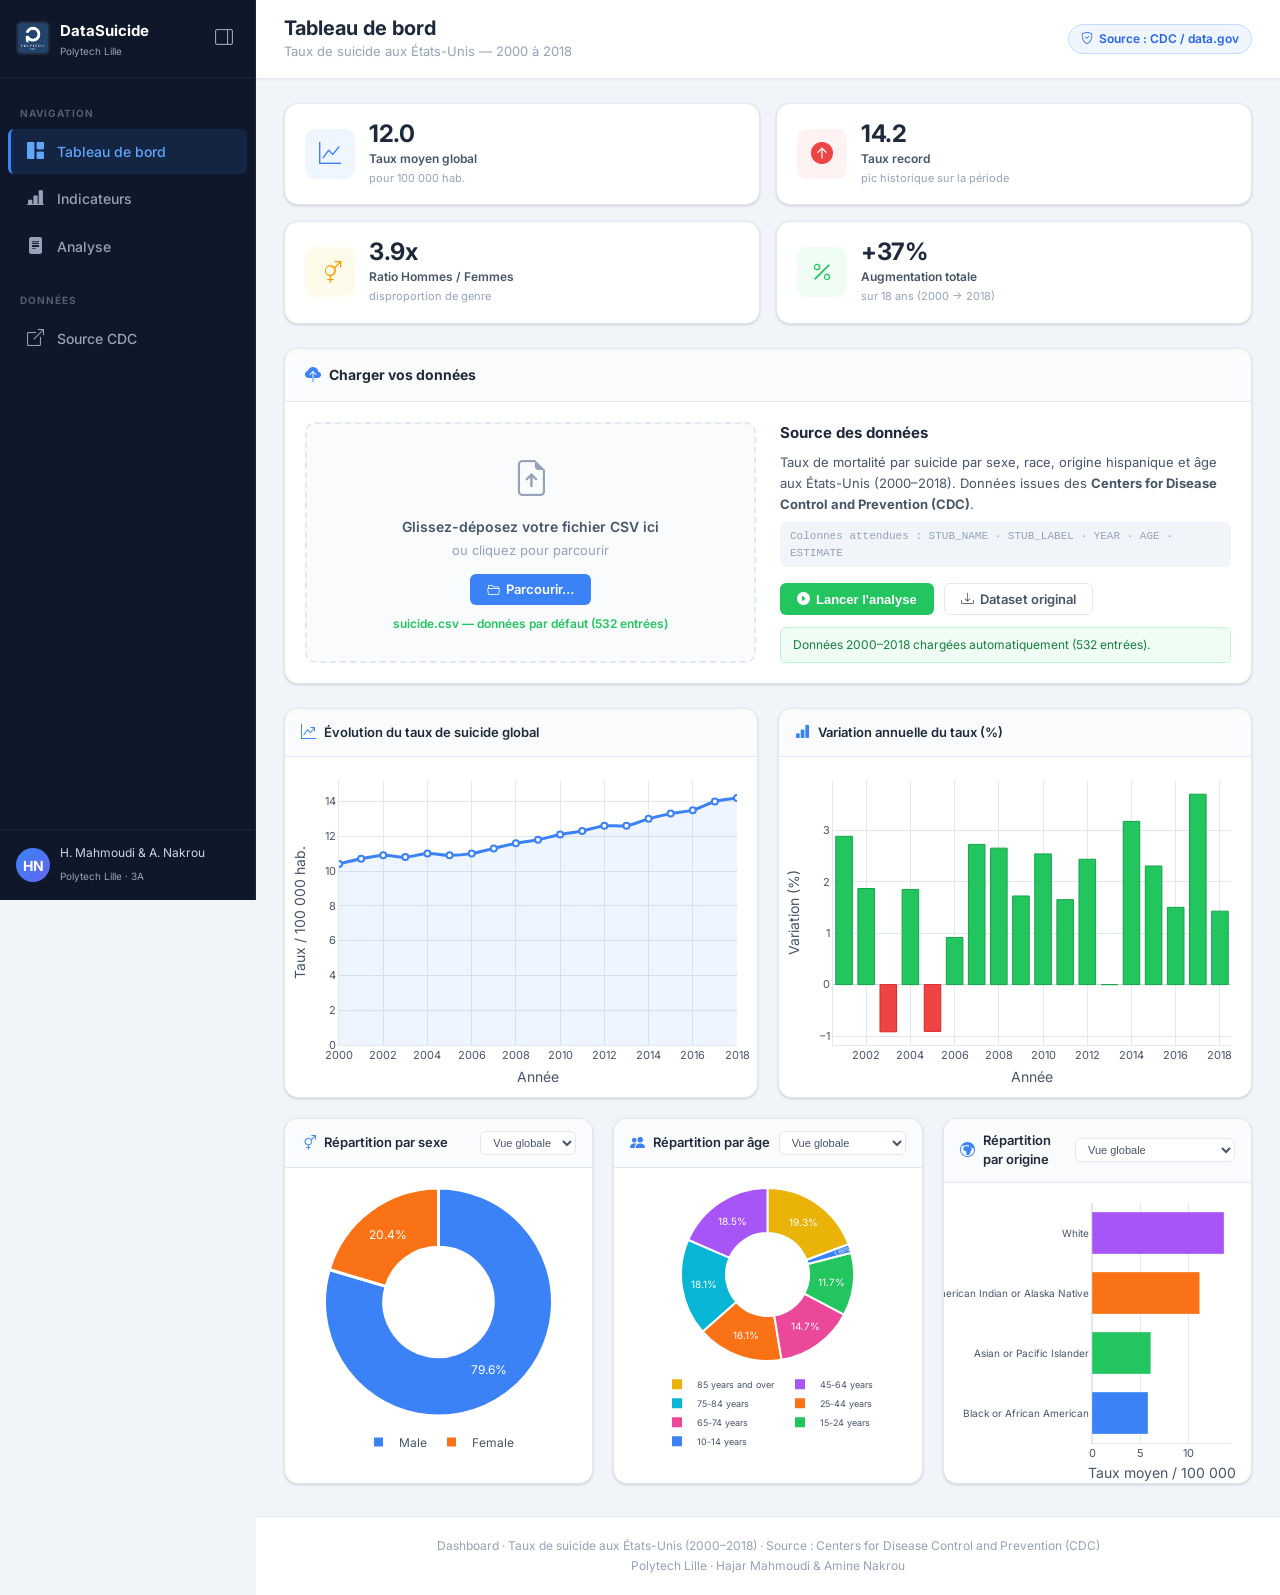
<file: index.html>
<!doctype html>
<html lang="fr">
<head>
  <meta charset="utf-8">
  <title>Dashboard — Suicide USA 2000–2018</title>
  <meta name="viewport" content="width=device-width, initial-scale=1">
  <meta name="description" content="Tableau de bord interactif sur les taux de suicide aux États-Unis (2000-2018).">

  <link rel="stylesheet" href="https://cdn.jsdelivr.net/npm/bootstrap-icons@1.11.3/font/bootstrap-icons.min.css">
  <link rel="stylesheet" href="css/dashboard.css">
</head>
<body>
<div class="app-layout">

  <!-- ===== SIDEBAR ===== -->
  <aside class="sidebar" id="sidebar">
    <div class="sidebar-header">
      <div class="sidebar-logo">
        <img src="img/logo_ecole.png" alt="Polytech Lille">
        <div>
          <span class="logo-text">DataSuicide</span>
          <span class="logo-sub">Polytech Lille</span>
        </div>
      </div>
      <button class="sidebar-toggle" id="sidebarToggle" title="Réduire la barre">
        <i class="bi bi-layout-sidebar-reverse"></i>
      </button>
    </div>

    <nav class="sidebar-nav">
      <div class="nav-section-label">Navigation</div>
      <ul>
        <li class="active">
          <a href="index.html" title="Tableau de bord">
            <i class="bi bi-grid-1x2-fill"></i>
            <span>Tableau de bord</span>
          </a>
        </li>
        <li>
          <a href="indicateurs.html" title="Indicateurs">
            <i class="bi bi-bar-chart-line-fill"></i>
            <span>Indicateurs</span>
          </a>
        </li>
        <li>
          <a href="analyse.html" title="Analyse">
            <i class="bi bi-file-text-fill"></i>
            <span>Analyse</span>
          </a>
        </li>
      </ul>

      <div class="nav-section-label" style="margin-top:8px;">Données</div>
      <ul>
        <li>
          <a href="https://catalog.data.gov/dataset/death-rates-for-suicide-by-sex-race-hispanic-origin-and-age-united-states-020c1" target="_blank" title="Source CDC">
            <i class="bi bi-box-arrow-up-right"></i>
            <span>Source CDC</span>
          </a>
        </li>
      </ul>
    </nav>

    <div class="sidebar-footer">
      <div class="team-card">
        <div class="team-avatar">HN</div>
        <div class="team-names">
          <span>H. Mahmoudi &amp; A. Nakrou</span>
          <small>Polytech Lille · 3A</small>
        </div>
      </div>
    </div>
  </aside>

  <!-- ===== MAIN CONTENT ===== -->
  <main class="main-content">

    <!-- Top Header -->
    <header class="top-header">
      <div class="header-left">
        <h1>Tableau de bord</h1>
        <p class="header-sub">Taux de suicide aux États-Unis — 2000 à 2018</p>
      </div>
      <div class="header-right">
        <span class="badge-source">
          <i class="bi bi-shield-check"></i>
          Source&nbsp;: CDC / data.gov
        </span>
      </div>
    </header>

    <!-- Page Body -->
    <div class="page-body">

      <!-- KPI Cards -->
      <div class="kpi-grid">
        <div class="kpi-card kpi-blue">
          <div class="kpi-icon"><i class="bi bi-graph-up"></i></div>
          <div>
            <div class="kpi-value" id="kpi-avg">—</div>
            <div class="kpi-label">Taux moyen global</div>
            <div class="kpi-sub">pour 100 000 hab.</div>
          </div>
        </div>
        <div class="kpi-card kpi-red">
          <div class="kpi-icon"><i class="bi bi-arrow-up-circle-fill"></i></div>
          <div>
            <div class="kpi-value" id="kpi-peak">—</div>
            <div class="kpi-label">Taux record</div>
            <div class="kpi-sub">pic historique sur la période</div>
          </div>
        </div>
        <div class="kpi-card kpi-orange">
          <div class="kpi-icon"><i class="bi bi-gender-ambiguous"></i></div>
          <div>
            <div class="kpi-value" id="kpi-ratio">—</div>
            <div class="kpi-label">Ratio Hommes / Femmes</div>
            <div class="kpi-sub">disproportion de genre</div>
          </div>
        </div>
        <div class="kpi-card kpi-green">
          <div class="kpi-icon"><i class="bi bi-percent"></i></div>
          <div>
            <div class="kpi-value" id="kpi-increase">—</div>
            <div class="kpi-label">Augmentation totale</div>
            <div class="kpi-sub">sur 18 ans (2000 → 2018)</div>
          </div>
        </div>
      </div>

      <!-- Upload Section -->
      <div class="card">
        <div class="card-header">
          <h2><i class="bi bi-cloud-upload-fill"></i> Charger vos données</h2>
        </div>
        <div class="card-body">
          <div class="upload-grid">
            <div class="drop-zone" id="dropZone">
              <i class="bi bi-file-earmark-arrow-up drop-icon"></i>
              <p class="drop-text">Glissez-déposez votre fichier CSV ici</p>
              <p class="drop-sub">ou cliquez pour parcourir</p>
              <label class="btn btn-primary" for="csv" style="cursor:pointer;">
                <i class="bi bi-folder2-open"></i> Parcourir…
              </label>
              <input id="csv" type="file" accept=".csv" style="display:none;">
              <div class="file-info" id="fileInfo">Aucun fichier sélectionné</div>
            </div>

            <div class="data-source-info">
              <h3>Source des données</h3>
              <p>
                Taux de mortalité par suicide par sexe, race, origine hispanique et âge aux États-Unis (2000–2018).
                Données issues des <strong>Centers for Disease Control and Prevention (CDC)</strong>.
              </p>
              <div class="format-hint">
                Colonnes attendues : STUB_NAME · STUB_LABEL · YEAR · AGE · ESTIMATE
              </div>
              <div class="action-row">
                <button id="load_btn" class="btn btn-success" disabled>
                  <i class="bi bi-play-circle-fill"></i> Lancer l'analyse
                </button>
                <a href="https://catalog.data.gov/dataset/death-rates-for-suicide-by-sex-race-hispanic-origin-and-age-united-states-020c1"
                   target="_blank" class="btn btn-outline">
                  <i class="bi bi-download"></i> Dataset original
                </a>
              </div>
              <div id="uploadStatus" class="upload-status"></div>
            </div>
          </div>
        </div>
      </div>

      <!-- Charts -->
      <div class="charts-section">

        <!-- Row 1 : Trend + Variation -->
        <div class="charts-row">
          <div class="chart-card">
            <div class="chart-header">
              <div class="chart-title">
                <i class="bi bi-graph-up-arrow"></i>
                <h3>Évolution du taux de suicide global</h3>
              </div>
            </div>
            <div id="myplot_taux" class="plot-div-tall"></div>
          </div>

          <div class="chart-card">
            <div class="chart-header">
              <div class="chart-title">
                <i class="bi bi-bar-chart-fill"></i>
                <h3>Variation annuelle du taux (%)</h3>
              </div>
            </div>
            <div id="myplot_évolution" class="plot-div-tall"></div>
          </div>
        </div>

        <!-- Row 2 : Demographic charts -->
        <div class="charts-row charts-row-3">

          <div class="chart-card">
            <div class="chart-header">
              <div class="chart-title">
                <i class="bi bi-gender-ambiguous"></i>
                <h3>Répartition par sexe</h3>
              </div>
              <select id="select_sexe" class="chart-select">
                <option value="">Vue globale</option>
              </select>
            </div>
            <div id="myplot_sexe" class="plot-div"></div>
          </div>

          <div class="chart-card">
            <div class="chart-header">
              <div class="chart-title">
                <i class="bi bi-people-fill"></i>
                <h3>Répartition par âge</h3>
              </div>
              <select id="select_age" class="chart-select">
                <option value="">Vue globale</option>
              </select>
            </div>
            <div id="myplot_age" class="plot-div"></div>
          </div>

          <div class="chart-card">
            <div class="chart-header">
              <div class="chart-title">
                <i class="bi bi-globe-europe-africa"></i>
                <h3>Répartition par origine</h3>
              </div>
              <select id="select_origin" class="chart-select">
                <option value="">Vue globale</option>
              </select>
            </div>
            <div id="myplot_origin" class="plot-div"></div>
          </div>

        </div>
      </div>

    </div><!-- /page-body -->

    <footer class="main-footer">
      <p>Dashboard · Taux de suicide aux États-Unis (2000–2018) · Source : Centers for Disease Control and Prevention (CDC)</p>
      <p>Polytech Lille · Hajar Mahmoudi &amp; Amine Nakrou</p>
    </footer>

  </main>
</div><!-- /app-layout -->

<script src="js/plotly-2.18.0.min.js"></script>
<script src="js/suicide.js"></script>
<script src="js/readfile.js"></script>
<script>
  // Sidebar toggle
  document.getElementById('sidebarToggle').addEventListener('click', function () {
    document.getElementById('sidebar').classList.toggle('collapsed');
  });
</script>
</body>
</html>
</file>
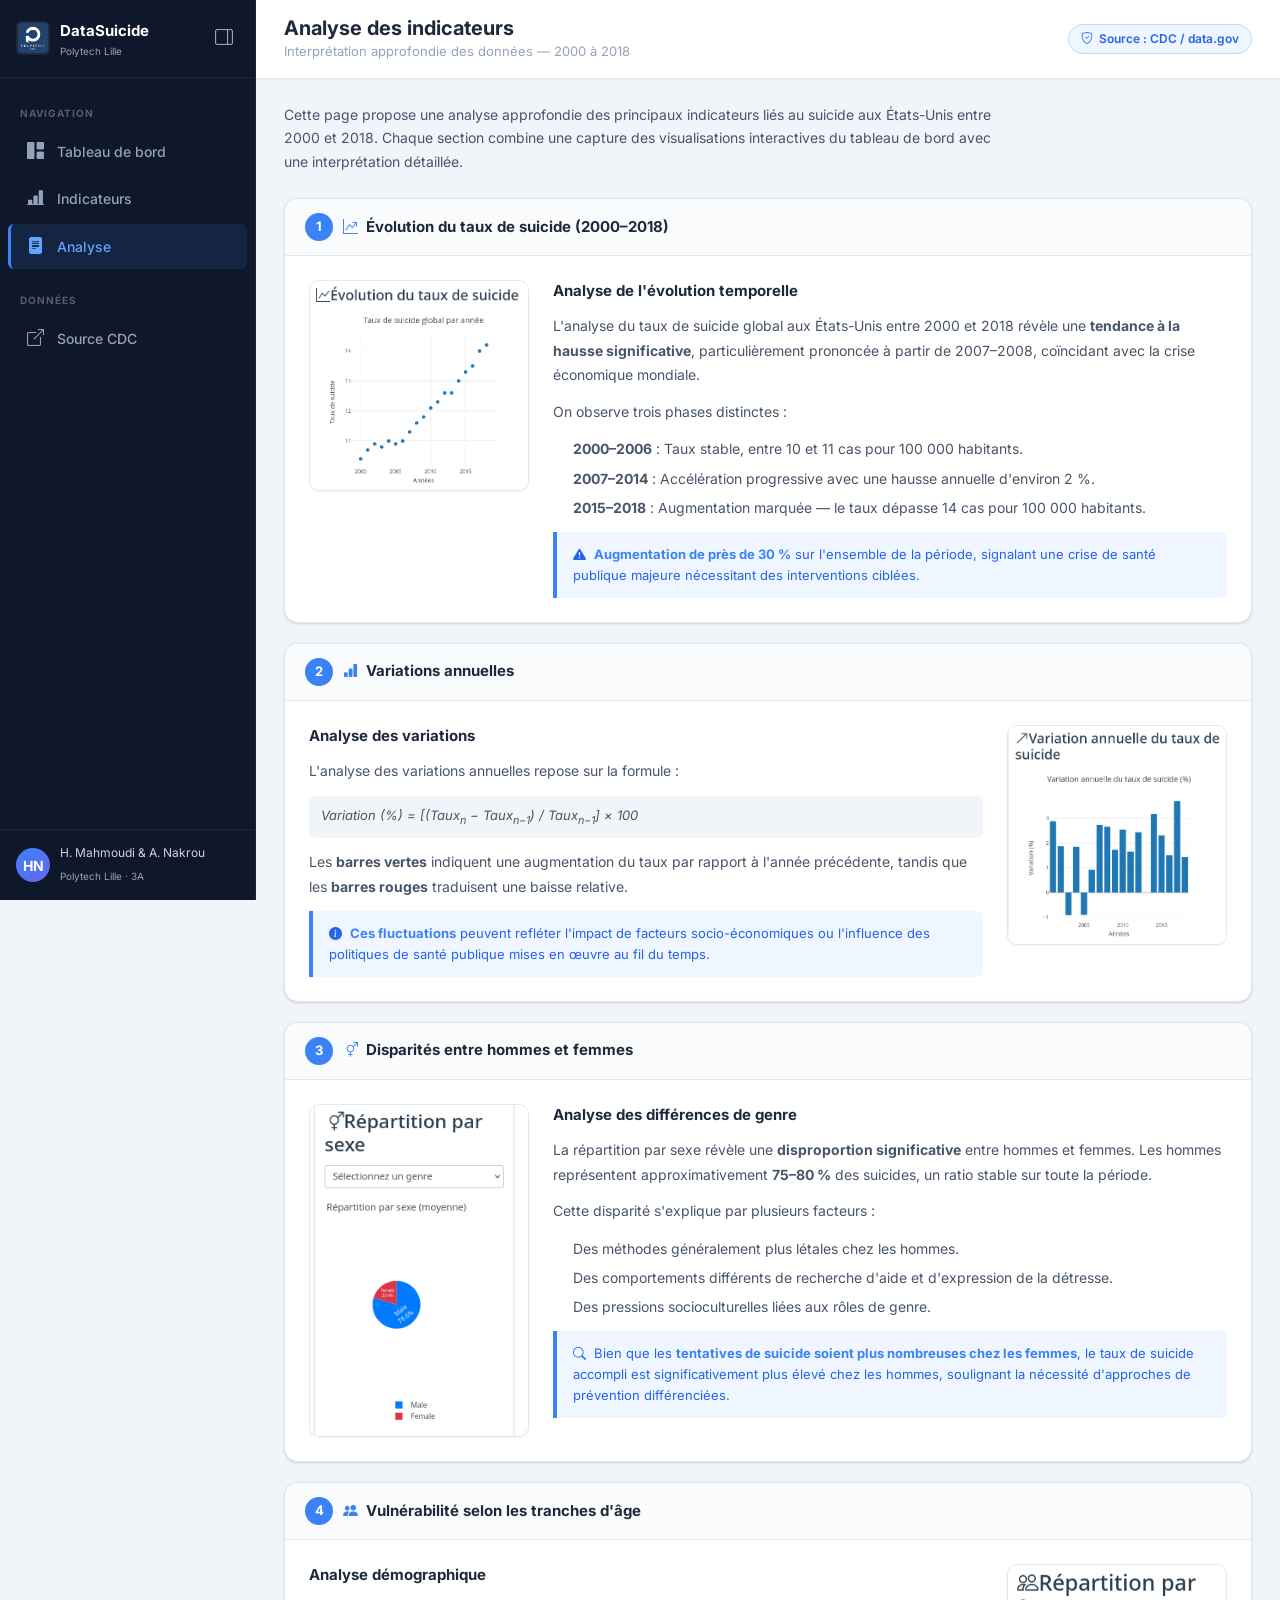
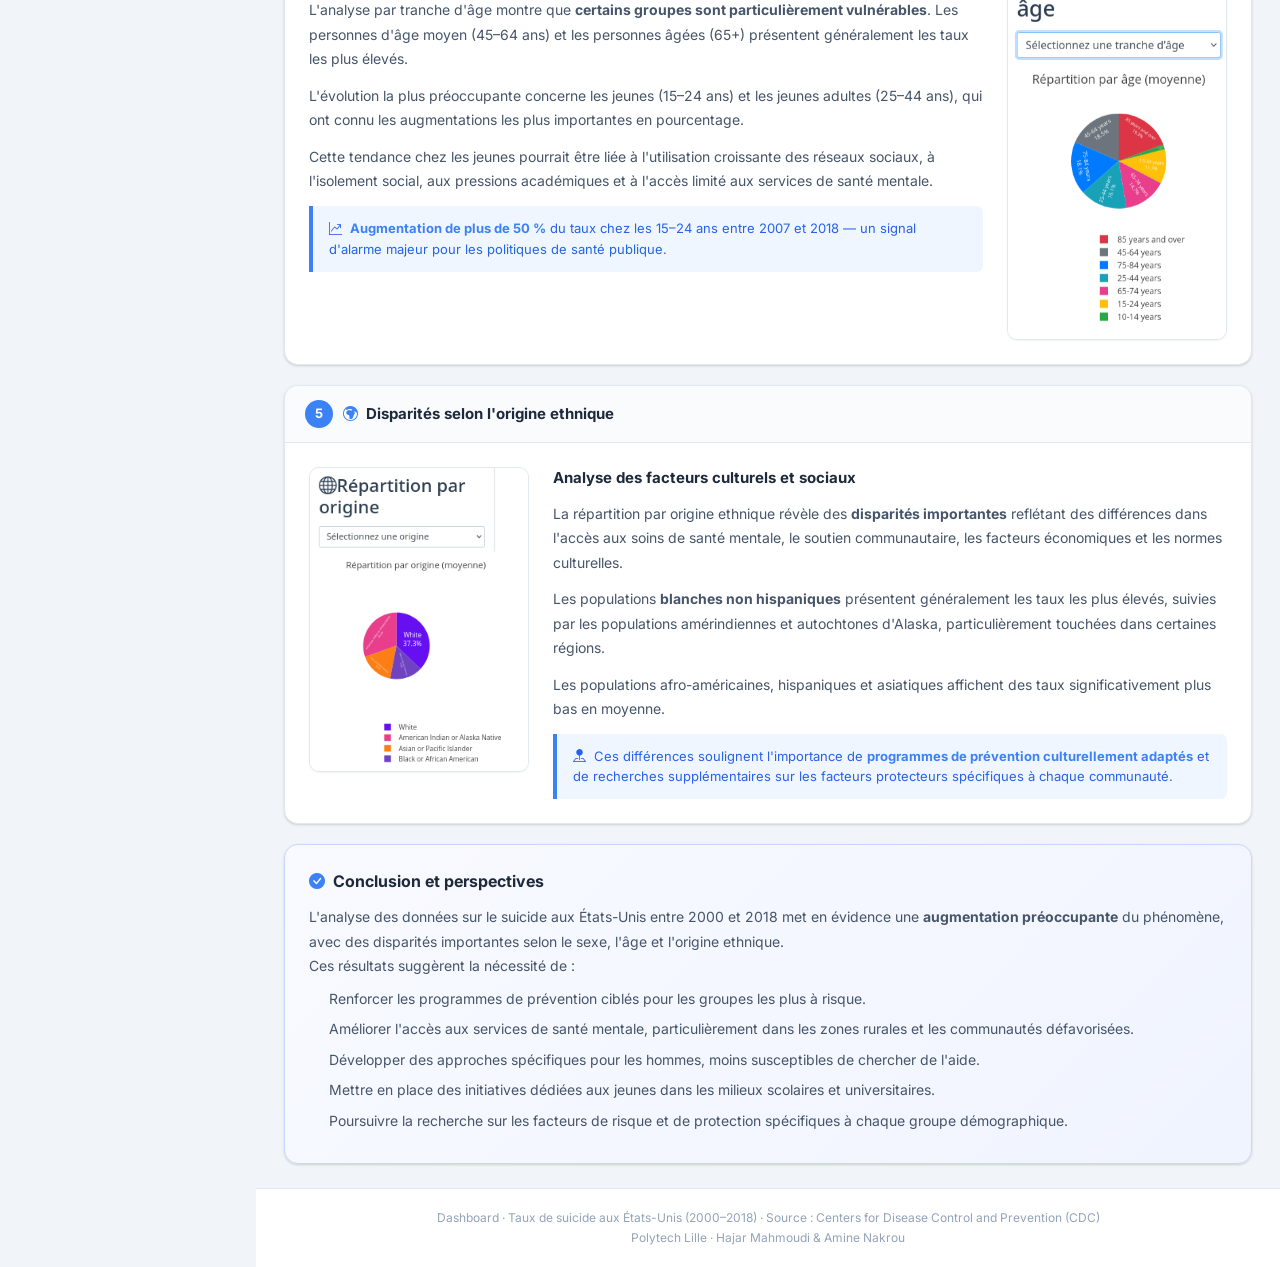
<file: analyse.html>
<!doctype html>
<html lang="fr">
<head>
  <meta charset="utf-8">
  <title>Analyse — Suicide USA 2000–2018</title>
  <meta name="viewport" content="width=device-width, initial-scale=1">
  <meta name="description" content="Analyse approfondie des indicateurs de suicide aux États-Unis (2000-2018).">

  <link rel="stylesheet" href="https://cdn.jsdelivr.net/npm/bootstrap-icons@1.11.3/font/bootstrap-icons.min.css">
  <link rel="stylesheet" href="css/dashboard.css">
</head>
<body>
<div class="app-layout">

  <!-- ===== SIDEBAR ===== -->
  <aside class="sidebar" id="sidebar">
    <div class="sidebar-header">
      <div class="sidebar-logo">
        <img src="img/logo_ecole.png" alt="Polytech Lille">
        <div>
          <span class="logo-text">DataSuicide</span>
          <span class="logo-sub">Polytech Lille</span>
        </div>
      </div>
      <button class="sidebar-toggle" id="sidebarToggle" title="Réduire la barre">
        <i class="bi bi-layout-sidebar-reverse"></i>
      </button>
    </div>

    <nav class="sidebar-nav">
      <div class="nav-section-label">Navigation</div>
      <ul>
        <li>
          <a href="index.html" title="Tableau de bord">
            <i class="bi bi-grid-1x2-fill"></i>
            <span>Tableau de bord</span>
          </a>
        </li>
        <li>
          <a href="indicateurs.html" title="Indicateurs">
            <i class="bi bi-bar-chart-line-fill"></i>
            <span>Indicateurs</span>
          </a>
        </li>
        <li class="active">
          <a href="analyse.html" title="Analyse">
            <i class="bi bi-file-text-fill"></i>
            <span>Analyse</span>
          </a>
        </li>
      </ul>

      <div class="nav-section-label" style="margin-top:8px;">Données</div>
      <ul>
        <li>
          <a href="https://catalog.data.gov/dataset/death-rates-for-suicide-by-sex-race-hispanic-origin-and-age-united-states-020c1" target="_blank" title="Source CDC">
            <i class="bi bi-box-arrow-up-right"></i>
            <span>Source CDC</span>
          </a>
        </li>
      </ul>
    </nav>

    <div class="sidebar-footer">
      <div class="team-card">
        <div class="team-avatar">HN</div>
        <div class="team-names">
          <span>H. Mahmoudi &amp; A. Nakrou</span>
          <small>Polytech Lille · 3A</small>
        </div>
      </div>
    </div>
  </aside>

  <!-- ===== MAIN CONTENT ===== -->
  <main class="main-content">

    <header class="top-header">
      <div class="header-left">
        <h1>Analyse des indicateurs</h1>
        <p class="header-sub">Interprétation approfondie des données — 2000 à 2018</p>
      </div>
      <div class="header-right">
        <span class="badge-source">
          <i class="bi bi-shield-check"></i>
          Source&nbsp;: CDC / data.gov
        </span>
      </div>
    </header>

    <div class="page-body">

      <div class="page-intro">
        <p>
          Cette page propose une analyse approfondie des principaux indicateurs liés au suicide aux États-Unis entre 2000 et 2018.
          Chaque section combine une capture des visualisations interactives du tableau de bord avec une interprétation détaillée.
        </p>
      </div>

      <!-- Section 1 -->
      <div class="analysis-card">
        <div class="analysis-card-header">
          <div class="analysis-num">1</div>
          <h2><i class="bi bi-graph-up-arrow"></i> Évolution du taux de suicide (2000–2018)</h2>
        </div>
        <div class="analysis-card-body">
          <div class="analysis-grid">
            <img src="img/capture1.png" alt="Évolution du taux de suicide global" class="analysis-img">
            <div class="analysis-text">
              <h3 style="font-size:15px;font-weight:700;color:var(--text-primary);margin-bottom:12px;">Analyse de l'évolution temporelle</h3>
              <p>
                L'analyse du taux de suicide global aux États-Unis entre 2000 et 2018 révèle une
                <strong>tendance à la hausse significative</strong>, particulièrement prononcée à partir de 2007–2008,
                coïncidant avec la crise économique mondiale.
              </p>
              <p>On observe trois phases distinctes :</p>
              <ul>
                <li><strong>2000–2006</strong> : Taux stable, entre 10 et 11 cas pour 100 000 habitants.</li>
                <li><strong>2007–2014</strong> : Accélération progressive avec une hausse annuelle d'environ 2 %.</li>
                <li><strong>2015–2018</strong> : Augmentation marquée — le taux dépasse 14 cas pour 100 000 habitants.</li>
              </ul>
              <div class="highlight-box">
                <p>
                  <i class="bi bi-exclamation-triangle-fill"></i>&nbsp;
                  <span class="key-figure">Augmentation de près de 30 %</span> sur l'ensemble de la période,
                  signalant une crise de santé publique majeure nécessitant des interventions ciblées.
                </p>
              </div>
            </div>
          </div>
        </div>
      </div>

      <!-- Section 2 -->
      <div class="analysis-card">
        <div class="analysis-card-header">
          <div class="analysis-num">2</div>
          <h2><i class="bi bi-bar-chart-fill"></i> Variations annuelles</h2>
        </div>
        <div class="analysis-card-body">
          <div class="analysis-grid reverse">
            <div class="analysis-text">
              <h3 style="font-size:15px;font-weight:700;color:var(--text-primary);margin-bottom:12px;">Analyse des variations</h3>
              <p>
                L'analyse des variations annuelles repose sur la formule :
              </p>
              <p style="font-style:italic;background:var(--main-bg);padding:8px 12px;border-radius:var(--radius-sm);font-size:13px;">
                Variation (%) = [(Taux<sub>n</sub> − Taux<sub>n−1</sub>) / Taux<sub>n−1</sub>] × 100
              </p>
              <p>
                Les <strong>barres vertes</strong> indiquent une augmentation du taux par rapport à l'année précédente,
                tandis que les <strong>barres rouges</strong> traduisent une baisse relative.
              </p>
              <div class="highlight-box">
                <p>
                  <i class="bi bi-info-circle-fill"></i>&nbsp;
                  <span class="key-figure">Ces fluctuations</span> peuvent refléter l'impact de facteurs
                  socio-économiques ou l'influence des politiques de santé publique mises en œuvre au fil du temps.
                </p>
              </div>
            </div>
            <img src="img/capture2.png" alt="Variations annuelles du taux de suicide" class="analysis-img">
          </div>
        </div>
      </div>

      <!-- Section 3 -->
      <div class="analysis-card">
        <div class="analysis-card-header">
          <div class="analysis-num">3</div>
          <h2><i class="bi bi-gender-ambiguous"></i> Disparités entre hommes et femmes</h2>
        </div>
        <div class="analysis-card-body">
          <div class="analysis-grid">
            <img src="img/capture3.png" alt="Répartition par sexe" class="analysis-img">
            <div class="analysis-text">
              <h3 style="font-size:15px;font-weight:700;color:var(--text-primary);margin-bottom:12px;">Analyse des différences de genre</h3>
              <p>
                La répartition par sexe révèle une <strong>disproportion significative</strong> entre hommes et femmes.
                Les hommes représentent approximativement <strong>75–80 %</strong> des suicides, un ratio stable sur toute la période.
              </p>
              <p>Cette disparité s'explique par plusieurs facteurs :</p>
              <ul>
                <li>Des méthodes généralement plus létales chez les hommes.</li>
                <li>Des comportements différents de recherche d'aide et d'expression de la détresse.</li>
                <li>Des pressions socioculturelles liées aux rôles de genre.</li>
              </ul>
              <div class="highlight-box">
                <p>
                  <i class="bi bi-search"></i>&nbsp;
                  Bien que les <span class="key-figure">tentatives de suicide soient plus nombreuses chez les femmes</span>,
                  le taux de suicide accompli est significativement plus élevé chez les hommes,
                  soulignant la nécessité d'approches de prévention différenciées.
                </p>
              </div>
            </div>
          </div>
        </div>
      </div>

      <!-- Section 4 -->
      <div class="analysis-card">
        <div class="analysis-card-header">
          <div class="analysis-num">4</div>
          <h2><i class="bi bi-people-fill"></i> Vulnérabilité selon les tranches d'âge</h2>
        </div>
        <div class="analysis-card-body">
          <div class="analysis-grid reverse">
            <div class="analysis-text">
              <h3 style="font-size:15px;font-weight:700;color:var(--text-primary);margin-bottom:12px;">Analyse démographique</h3>
              <p>
                L'analyse par tranche d'âge montre que <strong>certains groupes sont particulièrement vulnérables</strong>.
                Les personnes d'âge moyen (45–64 ans) et les personnes âgées (65+) présentent généralement les taux les plus élevés.
              </p>
              <p>
                L'évolution la plus préoccupante concerne les jeunes (15–24 ans) et les jeunes adultes (25–44 ans),
                qui ont connu les augmentations les plus importantes en pourcentage.
              </p>
              <p>
                Cette tendance chez les jeunes pourrait être liée à l'utilisation croissante des réseaux sociaux,
                à l'isolement social, aux pressions académiques et à l'accès limité aux services de santé mentale.
              </p>
              <div class="highlight-box">
                <p>
                  <i class="bi bi-graph-up-arrow"></i>&nbsp;
                  <span class="key-figure">Augmentation de plus de 50 %</span> du taux chez les 15–24 ans
                  entre 2007 et 2018 — un signal d'alarme majeur pour les politiques de santé publique.
                </p>
              </div>
            </div>
            <img src="img/capture4.png" alt="Répartition par tranche d'âge" class="analysis-img">
          </div>
        </div>
      </div>

      <!-- Section 5 -->
      <div class="analysis-card">
        <div class="analysis-card-header">
          <div class="analysis-num">5</div>
          <h2><i class="bi bi-globe-europe-africa"></i> Disparités selon l'origine ethnique</h2>
        </div>
        <div class="analysis-card-body">
          <div class="analysis-grid">
            <img src="img/capture5.png" alt="Répartition par origine ethnique" class="analysis-img">
            <div class="analysis-text">
              <h3 style="font-size:15px;font-weight:700;color:var(--text-primary);margin-bottom:12px;">Analyse des facteurs culturels et sociaux</h3>
              <p>
                La répartition par origine ethnique révèle des <strong>disparités importantes</strong> reflétant des différences
                dans l'accès aux soins de santé mentale, le soutien communautaire, les facteurs économiques et les normes culturelles.
              </p>
              <p>
                Les populations <strong>blanches non hispaniques</strong> présentent généralement les taux les plus élevés,
                suivies par les populations amérindiennes et autochtones d'Alaska, particulièrement touchées dans certaines régions.
              </p>
              <p>
                Les populations afro-américaines, hispaniques et asiatiques affichent des taux significativement plus bas en moyenne.
              </p>
              <div class="highlight-box">
                <p>
                  <i class="bi bi-pin-map-fill"></i>&nbsp;
                  Ces différences soulignent l'importance de
                  <span class="key-figure">programmes de prévention culturellement adaptés</span>
                  et de recherches supplémentaires sur les facteurs protecteurs spécifiques à chaque communauté.
                </p>
              </div>
            </div>
          </div>
        </div>
      </div>

      <!-- Conclusion -->
      <div class="conclusion-card">
        <h2><i class="bi bi-check-circle-fill"></i> Conclusion et perspectives</h2>
        <p>
          L'analyse des données sur le suicide aux États-Unis entre 2000 et 2018 met en évidence une
          <strong>augmentation préoccupante</strong> du phénomène, avec des disparités importantes selon le sexe, l'âge et l'origine ethnique.
        </p>
        <p>Ces résultats suggèrent la nécessité de :</p>
        <ul>
          <li>Renforcer les programmes de prévention ciblés pour les groupes les plus à risque.</li>
          <li>Améliorer l'accès aux services de santé mentale, particulièrement dans les zones rurales et les communautés défavorisées.</li>
          <li>Développer des approches spécifiques pour les hommes, moins susceptibles de chercher de l'aide.</li>
          <li>Mettre en place des initiatives dédiées aux jeunes dans les milieux scolaires et universitaires.</li>
          <li>Poursuivre la recherche sur les facteurs de risque et de protection spécifiques à chaque groupe démographique.</li>
        </ul>
      </div>

    </div><!-- /page-body -->

    <footer class="main-footer">
      <p>Dashboard · Taux de suicide aux États-Unis (2000–2018) · Source : Centers for Disease Control and Prevention (CDC)</p>
      <p>Polytech Lille · Hajar Mahmoudi &amp; Amine Nakrou</p>
    </footer>

  </main>
</div><!-- /app-layout -->

<script>
  document.getElementById('sidebarToggle').addEventListener('click', function () {
    document.getElementById('sidebar').classList.toggle('collapsed');
  });
</script>
</body>
</html>
</file>
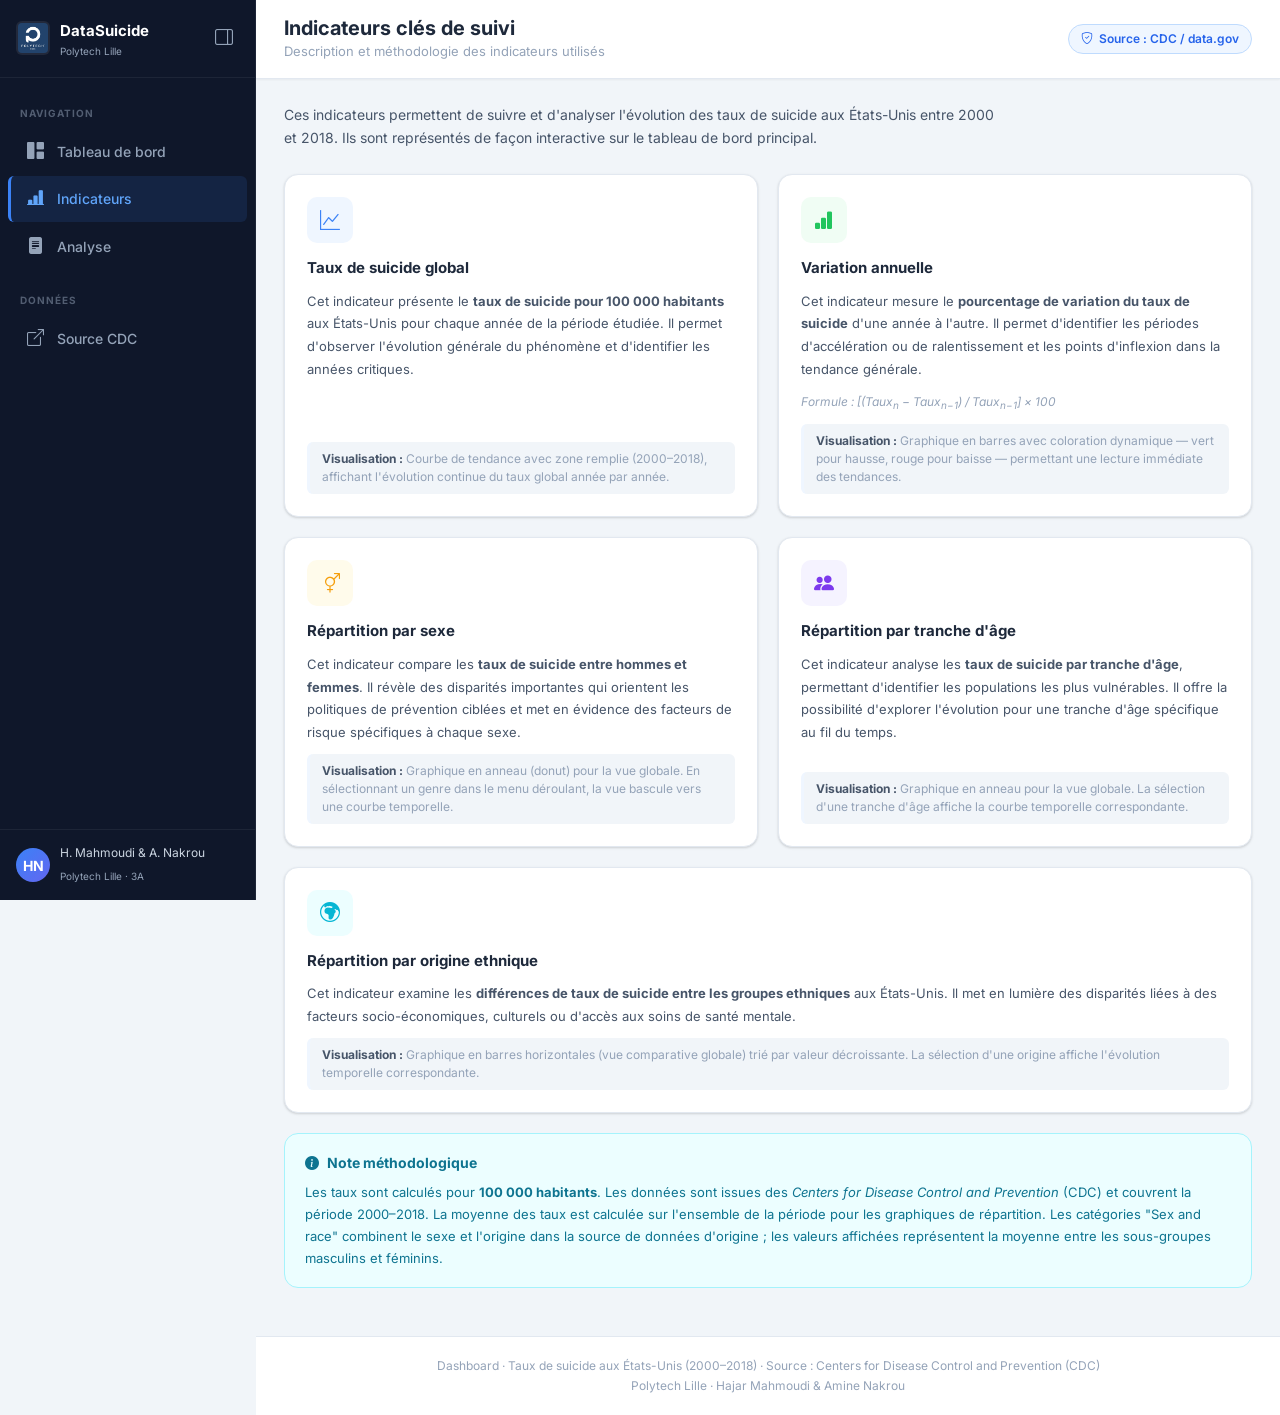
<file: indicateurs.html>
<!doctype html>
<html lang="fr">
<head>
  <meta charset="utf-8">
  <title>Indicateurs — Suicide USA 2000–2018</title>
  <meta name="viewport" content="width=device-width, initial-scale=1">
  <meta name="description" content="Indicateurs clés pour l'analyse du suicide aux États-Unis (2000-2018).">

  <link rel="stylesheet" href="https://cdn.jsdelivr.net/npm/bootstrap-icons@1.11.3/font/bootstrap-icons.min.css">
  <link rel="stylesheet" href="css/dashboard.css">
</head>
<body>
<div class="app-layout">

  <!-- ===== SIDEBAR ===== -->
  <aside class="sidebar" id="sidebar">
    <div class="sidebar-header">
      <div class="sidebar-logo">
        <img src="img/logo_ecole.png" alt="Polytech Lille">
        <div>
          <span class="logo-text">DataSuicide</span>
          <span class="logo-sub">Polytech Lille</span>
        </div>
      </div>
      <button class="sidebar-toggle" id="sidebarToggle" title="Réduire la barre">
        <i class="bi bi-layout-sidebar-reverse"></i>
      </button>
    </div>

    <nav class="sidebar-nav">
      <div class="nav-section-label">Navigation</div>
      <ul>
        <li>
          <a href="index.html" title="Tableau de bord">
            <i class="bi bi-grid-1x2-fill"></i>
            <span>Tableau de bord</span>
          </a>
        </li>
        <li class="active">
          <a href="indicateurs.html" title="Indicateurs">
            <i class="bi bi-bar-chart-line-fill"></i>
            <span>Indicateurs</span>
          </a>
        </li>
        <li>
          <a href="analyse.html" title="Analyse">
            <i class="bi bi-file-text-fill"></i>
            <span>Analyse</span>
          </a>
        </li>
      </ul>

      <div class="nav-section-label" style="margin-top:8px;">Données</div>
      <ul>
        <li>
          <a href="https://catalog.data.gov/dataset/death-rates-for-suicide-by-sex-race-hispanic-origin-and-age-united-states-020c1" target="_blank" title="Source CDC">
            <i class="bi bi-box-arrow-up-right"></i>
            <span>Source CDC</span>
          </a>
        </li>
      </ul>
    </nav>

    <div class="sidebar-footer">
      <div class="team-card">
        <div class="team-avatar">HN</div>
        <div class="team-names">
          <span>H. Mahmoudi &amp; A. Nakrou</span>
          <small>Polytech Lille · 3A</small>
        </div>
      </div>
    </div>
  </aside>

  <!-- ===== MAIN CONTENT ===== -->
  <main class="main-content">

    <header class="top-header">
      <div class="header-left">
        <h1>Indicateurs clés de suivi</h1>
        <p class="header-sub">Description et méthodologie des indicateurs utilisés</p>
      </div>
      <div class="header-right">
        <span class="badge-source">
          <i class="bi bi-shield-check"></i>
          Source&nbsp;: CDC / data.gov
        </span>
      </div>
    </header>

    <div class="page-body">

      <div class="page-intro">
        <p>
          Ces indicateurs permettent de suivre et d'analyser l'évolution des taux de suicide aux États-Unis
          entre 2000 et 2018. Ils sont représentés de façon interactive sur le tableau de bord principal.
        </p>
      </div>

      <!-- Indicateurs Grid -->
      <div class="indicator-grid">

        <!-- Taux global -->
        <div class="indicator-card">
          <div class="indicator-icon-wrap ic-blue">
            <i class="bi bi-graph-up"></i>
          </div>
          <h2>Taux de suicide global</h2>
          <p>
            Cet indicateur présente le <strong>taux de suicide pour 100 000 habitants</strong> aux États-Unis
            pour chaque année de la période étudiée. Il permet d'observer l'évolution générale du phénomène
            et d'identifier les années critiques.
          </p>
          <div class="indicator-note">
            <strong>Visualisation :</strong> Courbe de tendance avec zone remplie (2000–2018), affichant
            l'évolution continue du taux global année par année.
          </div>
        </div>

        <!-- Variation annuelle -->
        <div class="indicator-card">
          <div class="indicator-icon-wrap ic-green">
            <i class="bi bi-bar-chart-fill"></i>
          </div>
          <h2>Variation annuelle</h2>
          <p>
            Cet indicateur mesure le <strong>pourcentage de variation du taux de suicide</strong> d'une année
            à l'autre. Il permet d'identifier les périodes d'accélération ou de ralentissement et les points
            d'inflexion dans la tendance générale.
          </p>
          <p style="font-style:italic;font-size:12px;color:var(--text-muted);">
            Formule : [(Taux<sub>n</sub> − Taux<sub>n−1</sub>) / Taux<sub>n−1</sub>] × 100
          </p>
          <div class="indicator-note">
            <strong>Visualisation :</strong> Graphique en barres avec coloration dynamique — vert pour hausse,
            rouge pour baisse — permettant une lecture immédiate des tendances.
          </div>
        </div>

        <!-- Répartition par sexe -->
        <div class="indicator-card">
          <div class="indicator-icon-wrap ic-orange">
            <i class="bi bi-gender-ambiguous"></i>
          </div>
          <h2>Répartition par sexe</h2>
          <p>
            Cet indicateur compare les <strong>taux de suicide entre hommes et femmes</strong>. Il révèle
            des disparités importantes qui orientent les politiques de prévention ciblées et met en évidence
            des facteurs de risque spécifiques à chaque sexe.
          </p>
          <div class="indicator-note">
            <strong>Visualisation :</strong> Graphique en anneau (donut) pour la vue globale. En sélectionnant
            un genre dans le menu déroulant, la vue bascule vers une courbe temporelle.
          </div>
        </div>

        <!-- Répartition par âge -->
        <div class="indicator-card">
          <div class="indicator-icon-wrap ic-purple">
            <i class="bi bi-people-fill"></i>
          </div>
          <h2>Répartition par tranche d'âge</h2>
          <p>
            Cet indicateur analyse les <strong>taux de suicide par tranche d'âge</strong>, permettant
            d'identifier les populations les plus vulnérables. Il offre la possibilité d'explorer l'évolution
            pour une tranche d'âge spécifique au fil du temps.
          </p>
          <div class="indicator-note">
            <strong>Visualisation :</strong> Graphique en anneau pour la vue globale. La sélection d'une
            tranche d'âge affiche la courbe temporelle correspondante.
          </div>
        </div>

        <!-- Répartition par origine (full width) -->
        <div class="indicator-card indicator-full">
          <div class="indicator-icon-wrap ic-cyan">
            <i class="bi bi-globe-europe-africa"></i>
          </div>
          <h2>Répartition par origine ethnique</h2>
          <p>
            Cet indicateur examine les <strong>différences de taux de suicide entre les groupes ethniques</strong>
            aux États-Unis. Il met en lumière des disparités liées à des facteurs socio-économiques, culturels
            ou d'accès aux soins de santé mentale.
          </p>
          <div class="indicator-note">
            <strong>Visualisation :</strong> Graphique en barres horizontales (vue comparative globale) trié
            par valeur décroissante. La sélection d'une origine affiche l'évolution temporelle correspondante.
          </div>
        </div>

      </div>

      <!-- Note méthodologique -->
      <div class="note-box">
        <h4><i class="bi bi-info-circle-fill"></i> Note méthodologique</h4>
        <p>
          Les taux sont calculés pour <strong>100 000 habitants</strong>. Les données sont issues des
          <em>Centers for Disease Control and Prevention</em> (CDC) et couvrent la période 2000–2018.
          La moyenne des taux est calculée sur l'ensemble de la période pour les graphiques de répartition.
          Les catégories "Sex and race" combinent le sexe et l'origine dans la source de données d'origine ;
          les valeurs affichées représentent la moyenne entre les sous-groupes masculins et féminins.
        </p>
      </div>

    </div><!-- /page-body -->

    <footer class="main-footer">
      <p>Dashboard · Taux de suicide aux États-Unis (2000–2018) · Source : Centers for Disease Control and Prevention (CDC)</p>
      <p>Polytech Lille · Hajar Mahmoudi &amp; Amine Nakrou</p>
    </footer>

  </main>
</div><!-- /app-layout -->

<script>
  document.getElementById('sidebarToggle').addEventListener('click', function () {
    document.getElementById('sidebar').classList.toggle('collapsed');
  });
</script>
</body>
</html>
</file>
<file: css/dashboard.css>
@import url('https://fonts.googleapis.com/css2?family=Inter:wght@400;500;600;700&display=swap');

/* =========================================
   CSS Variables
   ========================================= */
:root {
  --sidebar-w: 256px;
  --sidebar-collapsed-w: 68px;
  --sidebar-bg: #0f172a;
  --sidebar-border: rgba(255,255,255,0.06);
  --sidebar-text: #94a3b8;
  --sidebar-text-hover: #f1f5f9;
  --sidebar-active-bg: rgba(59,130,246,0.12);
  --sidebar-active-text: #60a5fa;
  --sidebar-active-border: #3b82f6;

  --main-bg: #f1f5f9;
  --card-bg: #ffffff;
  --card-border: #e2e8f0;

  --primary: #3b82f6;
  --primary-dark: #2563eb;
  --primary-light: #eff6ff;
  --success: #22c55e;
  --success-light: #f0fdf4;
  --warning: #f59e0b;
  --warning-light: #fffbeb;
  --danger: #ef4444;
  --danger-light: #fef2f2;
  --info: #06b6d4;
  --info-light: #ecfeff;

  --text-primary: #1e293b;
  --text-secondary: #475569;
  --text-muted: #94a3b8;

  --shadow-sm: 0 1px 2px rgba(0,0,0,0.05);
  --shadow: 0 1px 3px rgba(0,0,0,0.1), 0 1px 2px rgba(0,0,0,0.06);
  --shadow-md: 0 4px 6px rgba(0,0,0,0.07), 0 2px 4px rgba(0,0,0,0.06);
  --shadow-lg: 0 10px 15px rgba(0,0,0,0.1), 0 4px 6px rgba(0,0,0,0.05);

  --radius-sm: 6px;
  --radius: 10px;
  --radius-lg: 14px;
  --transition: 0.2s ease;
}

/* =========================================
   Reset & Base
   ========================================= */
*, *::before, *::after { box-sizing: border-box; margin: 0; padding: 0; }

html { font-size: 16px; scroll-behavior: smooth; }

body {
  font-family: 'Inter', -apple-system, BlinkMacSystemFont, 'Segoe UI', Roboto, sans-serif;
  background: var(--main-bg);
  color: var(--text-primary);
  min-height: 100vh;
  line-height: 1.5;
}

a { text-decoration: none; }
ul { list-style: none; }

/* =========================================
   App Layout
   ========================================= */
.app-layout {
  display: flex;
  min-height: 100vh;
}

/* =========================================
   Sidebar
   ========================================= */
.sidebar {
  position: fixed;
  top: 0; left: 0;
  height: 100vh;
  width: var(--sidebar-w);
  background: var(--sidebar-bg);
  display: flex;
  flex-direction: column;
  z-index: 200;
  transition: width var(--transition);
  overflow: hidden;
  border-right: 1px solid var(--sidebar-border);
}

.sidebar.collapsed { width: var(--sidebar-collapsed-w); }

.sidebar-header {
  display: flex;
  align-items: center;
  justify-content: space-between;
  padding: 18px 16px;
  border-bottom: 1px solid var(--sidebar-border);
  min-height: 68px;
  flex-shrink: 0;
}

.sidebar-logo {
  display: flex;
  align-items: center;
  gap: 10px;
  overflow: hidden;
}

.sidebar-logo img {
  width: 34px;
  height: 34px;
  object-fit: contain;
  flex-shrink: 0;
  border-radius: var(--radius-sm);
  background: rgba(255,255,255,0.08);
  padding: 2px;
}

.logo-text {
  font-size: 15px;
  font-weight: 700;
  color: #fff;
  white-space: nowrap;
  overflow: hidden;
}

.logo-sub {
  display: block;
  font-size: 10px;
  font-weight: 400;
  color: var(--sidebar-text);
  margin-top: 1px;
  white-space: nowrap;
}

.sidebar-toggle {
  background: none;
  border: none;
  color: var(--sidebar-text);
  cursor: pointer;
  padding: 5px;
  border-radius: var(--radius-sm);
  font-size: 18px;
  transition: color var(--transition), background var(--transition);
  flex-shrink: 0;
  display: flex;
  align-items: center;
  justify-content: center;
  width: 30px;
  height: 30px;
}
.sidebar-toggle:hover { color: #fff; background: rgba(255,255,255,0.08); }

/* Nav */
.sidebar-nav { flex: 1; padding: 12px 0; overflow-y: auto; overflow-x: hidden; }
.sidebar-nav::-webkit-scrollbar { width: 4px; }
.sidebar-nav::-webkit-scrollbar-thumb { background: rgba(255,255,255,0.1); border-radius: 2px; }

.nav-section-label {
  font-size: 10px;
  font-weight: 700;
  text-transform: uppercase;
  letter-spacing: 0.1em;
  color: var(--sidebar-text);
  opacity: 0.5;
  padding: 16px 20px 6px;
  white-space: nowrap;
}

.sidebar-nav li a {
  display: flex;
  align-items: center;
  gap: 12px;
  padding: 10px 14px;
  color: var(--sidebar-text);
  border-radius: var(--radius-sm);
  margin: 2px 8px;
  font-size: 14px;
  font-weight: 500;
  transition: all var(--transition);
  white-space: nowrap;
  border-left: 3px solid transparent;
}

.sidebar-nav li a:hover {
  background: rgba(255,255,255,0.06);
  color: var(--sidebar-text-hover);
  border-left-color: rgba(255,255,255,0.2);
}

.sidebar-nav li.active a {
  background: var(--sidebar-active-bg);
  color: var(--sidebar-active-text);
  border-left-color: var(--sidebar-active-border);
}

.sidebar-nav li a i {
  font-size: 17px;
  flex-shrink: 0;
  width: 20px;
  text-align: center;
}

.sidebar-nav li a span { overflow: hidden; }

/* Footer */
.sidebar-footer {
  padding: 14px 16px;
  border-top: 1px solid var(--sidebar-border);
  flex-shrink: 0;
}

.team-card {
  display: flex;
  align-items: center;
  gap: 10px;
  overflow: hidden;
}

.team-avatar {
  width: 34px;
  height: 34px;
  background: linear-gradient(135deg, var(--primary), #6366f1);
  border-radius: 50%;
  display: flex;
  align-items: center;
  justify-content: center;
  color: white;
  font-size: 14px;
  font-weight: 700;
  flex-shrink: 0;
}

.team-names { overflow: hidden; }
.team-names span { display: block; font-size: 12px; color: #cbd5e1; white-space: nowrap; overflow: hidden; text-overflow: ellipsis; }
.team-names small { font-size: 10px; color: var(--sidebar-text); }

/* =========================================
   Main Content
   ========================================= */
.main-content {
  margin-left: var(--sidebar-w);
  flex: 1;
  min-height: 100vh;
  display: flex;
  flex-direction: column;
  transition: margin-left var(--transition);
}

.sidebar.collapsed ~ .main-content { margin-left: var(--sidebar-collapsed-w); }

/* =========================================
   Top Header
   ========================================= */
.top-header {
  background: var(--card-bg);
  border-bottom: 1px solid var(--card-border);
  padding: 16px 28px;
  display: flex;
  align-items: center;
  justify-content: space-between;
  position: sticky;
  top: 0;
  z-index: 100;
  box-shadow: var(--shadow-sm);
}

.header-left h1 {
  font-size: 20px;
  font-weight: 700;
  color: var(--text-primary);
  margin: 0;
  line-height: 1.2;
}

.header-left .header-sub {
  font-size: 13px;
  color: var(--text-muted);
  margin: 2px 0 0;
}

.header-right { display: flex; align-items: center; gap: 10px; }

.badge-source {
  display: inline-flex;
  align-items: center;
  gap: 6px;
  background: var(--primary-light);
  color: var(--primary-dark);
  font-size: 12px;
  font-weight: 600;
  padding: 5px 12px;
  border-radius: 20px;
  border: 1px solid #bfdbfe;
}

/* =========================================
   Page Body
   ========================================= */
.page-body { flex: 1; padding: 24px 28px; }

.page-intro { margin-bottom: 24px; }
.page-intro p { font-size: 14px; color: var(--text-secondary); max-width: 720px; line-height: 1.7; }

/* =========================================
   KPI Grid
   ========================================= */
.kpi-grid {
  display: grid;
  grid-template-columns: repeat(4, 1fr);
  gap: 16px;
  margin-bottom: 24px;
}

.kpi-card {
  background: var(--card-bg);
  border-radius: var(--radius-lg);
  padding: 18px 20px;
  display: flex;
  align-items: center;
  gap: 14px;
  box-shadow: var(--shadow);
  border: 1px solid var(--card-border);
  transition: transform var(--transition), box-shadow var(--transition);
}

.kpi-card:hover { transform: translateY(-2px); box-shadow: var(--shadow-md); }

.kpi-icon {
  width: 50px;
  height: 50px;
  border-radius: var(--radius);
  display: flex;
  align-items: center;
  justify-content: center;
  font-size: 22px;
  flex-shrink: 0;
}

.kpi-blue .kpi-icon { background: var(--primary-light); color: var(--primary); }
.kpi-red .kpi-icon { background: var(--danger-light); color: var(--danger); }
.kpi-orange .kpi-icon { background: var(--warning-light); color: var(--warning); }
.kpi-green .kpi-icon { background: var(--success-light); color: var(--success); }

.kpi-value {
  font-size: 24px;
  font-weight: 700;
  color: var(--text-primary);
  line-height: 1;
  letter-spacing: -0.5px;
}

.kpi-label {
  font-size: 12px;
  font-weight: 600;
  color: var(--text-secondary);
  margin: 4px 0 2px;
}

.kpi-sub { font-size: 11px; color: var(--text-muted); }

/* =========================================
   Generic Card
   ========================================= */
.card {
  background: var(--card-bg);
  border-radius: var(--radius-lg);
  border: 1px solid var(--card-border);
  box-shadow: var(--shadow);
  overflow: hidden;
  margin-bottom: 24px;
}

.card-header {
  padding: 14px 20px;
  border-bottom: 1px solid var(--card-border);
  background: #fafbfc;
  display: flex;
  align-items: center;
  justify-content: space-between;
}

.card-header h2 {
  font-size: 14px;
  font-weight: 700;
  color: var(--text-primary);
  margin: 0;
  display: flex;
  align-items: center;
  gap: 8px;
}

.card-header h2 i { color: var(--primary); font-size: 16px; }

.card-body { padding: 20px; }

/* =========================================
   Upload Section
   ========================================= */
.upload-grid {
  display: grid;
  grid-template-columns: 1fr 1fr;
  gap: 24px;
  align-items: start;
}

.drop-zone {
  border: 2px dashed var(--card-border);
  border-radius: var(--radius);
  padding: 28px 20px;
  text-align: center;
  transition: all var(--transition);
  cursor: pointer;
  background: #fafbfc;
}

.drop-zone:hover, .drop-zone.drag-over {
  border-color: var(--primary);
  background: var(--primary-light);
}

.drop-icon {
  font-size: 36px;
  color: var(--text-muted);
  display: block;
  margin-bottom: 10px;
  transition: color var(--transition);
}

.drop-zone:hover .drop-icon, .drop-zone.drag-over .drop-icon { color: var(--primary); }

.drop-text { font-size: 14px; font-weight: 600; color: var(--text-secondary); margin-bottom: 4px; }
.drop-sub { font-size: 13px; color: var(--text-muted); margin-bottom: 14px; }

.file-info { margin-top: 10px; font-size: 12px; color: var(--text-muted); min-height: 18px; }
.file-info.has-file { color: var(--success); font-weight: 600; }

.data-source-info h3 { font-size: 15px; font-weight: 700; color: var(--text-primary); margin-bottom: 8px; }
.data-source-info p { font-size: 13px; color: var(--text-secondary); margin-bottom: 6px; line-height: 1.6; }
.data-source-info .format-hint { font-size: 11px; color: var(--text-muted); font-family: monospace; background: var(--main-bg); padding: 6px 10px; border-radius: var(--radius-sm); margin-top: 8px; }

.action-row { display: flex; gap: 10px; flex-wrap: wrap; margin-top: 16px; }

.upload-status {
  margin-top: 12px;
  font-size: 12px;
  padding: 8px 12px;
  border-radius: var(--radius-sm);
  display: none;
}

.upload-status.success { display: block; background: var(--success-light); color: #15803d; border: 1px solid #bbf7d0; }
.upload-status.error { display: block; background: var(--danger-light); color: #dc2626; border: 1px solid #fecaca; }
.upload-status.info { display: block; background: var(--primary-light); color: var(--primary-dark); border: 1px solid #bfdbfe; }

/* =========================================
   Buttons
   ========================================= */
.btn {
  display: inline-flex;
  align-items: center;
  gap: 6px;
  padding: 8px 16px;
  border-radius: var(--radius-sm);
  font-size: 13px;
  font-weight: 600;
  cursor: pointer;
  border: 1px solid transparent;
  transition: all var(--transition);
  text-decoration: none;
  white-space: nowrap;
  line-height: 1;
}

.btn-primary { background: var(--primary); color: #fff; }
.btn-primary:hover { background: var(--primary-dark); color: #fff; }
.btn-primary:disabled { opacity: 0.5; cursor: not-allowed; pointer-events: none; }

.btn-success { background: var(--success); color: #fff; }
.btn-success:hover { background: #16a34a; color: #fff; }
.btn-success:disabled { opacity: 0.5; cursor: not-allowed; pointer-events: none; }

.btn-outline {
  background: transparent;
  color: var(--text-secondary);
  border-color: var(--card-border);
}
.btn-outline:hover { background: var(--main-bg); border-color: #cbd5e1; color: var(--text-primary); text-decoration: none; }

/* =========================================
   Charts Section
   ========================================= */
.charts-section { display: flex; flex-direction: column; gap: 20px; margin-bottom: 8px; }

.charts-row {
  display: grid;
  grid-template-columns: 1fr 1fr;
  gap: 20px;
}

.charts-row-3 { grid-template-columns: 1fr 1fr 1fr; }

.chart-card {
  background: var(--card-bg);
  border-radius: var(--radius-lg);
  border: 1px solid var(--card-border);
  box-shadow: var(--shadow);
  overflow: hidden;
  transition: box-shadow var(--transition);
}

.chart-card:hover { box-shadow: var(--shadow-md); }

.chart-header {
  padding: 12px 16px;
  border-bottom: 1px solid var(--card-border);
  display: flex;
  align-items: center;
  justify-content: space-between;
  gap: 8px;
  background: #fafbfc;
}

.chart-title {
  display: flex;
  align-items: center;
  gap: 8px;
}

.chart-title i { font-size: 15px; color: var(--primary); }
.chart-title h3 { font-size: 13px; font-weight: 600; color: var(--text-primary); margin: 0; }

.chart-select {
  font-size: 11px;
  padding: 4px 8px;
  border: 1px solid var(--card-border);
  border-radius: var(--radius-sm);
  color: var(--text-secondary);
  background: white;
  cursor: pointer;
  outline: none;
  max-width: 160px;
  transition: border-color var(--transition);
}

.chart-select:focus { border-color: var(--primary); }

.plot-div { height: 300px; }
.plot-div-tall { height: 340px; }

/* =========================================
   Main Footer
   ========================================= */
.main-footer {
  padding: 18px 28px;
  border-top: 1px solid var(--card-border);
  background: var(--card-bg);
  text-align: center;
}

.main-footer p { font-size: 12px; color: var(--text-muted); margin: 2px 0; }

/* =========================================
   Analysis Page
   ========================================= */
.analysis-card {
  background: var(--card-bg);
  border: 1px solid var(--card-border);
  border-radius: var(--radius-lg);
  box-shadow: var(--shadow);
  margin-bottom: 20px;
  overflow: hidden;
}

.analysis-card-header {
  padding: 14px 20px;
  background: #fafbfc;
  border-bottom: 1px solid var(--card-border);
  display: flex;
  align-items: center;
  gap: 10px;
}

.analysis-num {
  width: 28px;
  height: 28px;
  background: var(--primary);
  color: #fff;
  font-size: 13px;
  font-weight: 700;
  border-radius: 50%;
  display: flex;
  align-items: center;
  justify-content: center;
  flex-shrink: 0;
}

.analysis-card-header h2 {
  font-size: 15px;
  font-weight: 700;
  color: var(--text-primary);
  margin: 0;
  display: flex;
  align-items: center;
  gap: 8px;
}

.analysis-card-header h2 i { color: var(--primary); }

.analysis-card-body { padding: 24px; }

.analysis-grid {
  display: grid;
  grid-template-columns: 220px 1fr;
  gap: 24px;
  align-items: start;
}

.analysis-grid.reverse { grid-template-columns: 1fr 220px; }

.analysis-img {
  border-radius: var(--radius);
  border: 1px solid var(--card-border);
  width: 100%;
  box-shadow: var(--shadow-sm);
}

.analysis-text p { font-size: 14px; color: var(--text-secondary); line-height: 1.75; margin-bottom: 12px; }

.analysis-text ul { font-size: 14px; color: var(--text-secondary); line-height: 1.8; padding-left: 20px; margin-bottom: 12px; }
.analysis-text ul li { margin-bottom: 4px; }

.highlight-box {
  background: var(--primary-light);
  border-left: 4px solid var(--primary);
  border-radius: 0 var(--radius-sm) var(--radius-sm) 0;
  padding: 12px 16px;
  margin-top: 12px;
}

.highlight-box p { font-size: 13px; color: var(--primary-dark); margin: 0; line-height: 1.6; }
.key-figure { font-weight: 700; color: var(--primary); }

.conclusion-card {
  background: linear-gradient(135deg, #f8faff 0%, #f0f4ff 100%);
  border: 1px solid #c7d7ff;
  border-radius: var(--radius-lg);
  padding: 24px;
  box-shadow: var(--shadow);
}

.conclusion-card h2 { font-size: 16px; font-weight: 700; color: var(--text-primary); margin-bottom: 12px; display: flex; align-items: center; gap: 8px; }
.conclusion-card h2 i { color: var(--primary); }
.conclusion-card p, .conclusion-card ul li { font-size: 14px; color: var(--text-secondary); line-height: 1.75; }
.conclusion-card ul { padding-left: 20px; margin-top: 8px; }
.conclusion-card ul li { margin-bottom: 6px; }

/* =========================================
   Indicators Page
   ========================================= */
.indicator-grid {
  display: grid;
  grid-template-columns: 1fr 1fr;
  gap: 20px;
  margin-bottom: 20px;
}

.indicator-card {
  background: var(--card-bg);
  border: 1px solid var(--card-border);
  border-radius: var(--radius-lg);
  box-shadow: var(--shadow);
  padding: 22px;
  transition: transform var(--transition), box-shadow var(--transition);
  display: flex;
  flex-direction: column;
}

.indicator-card:hover { transform: translateY(-3px); box-shadow: var(--shadow-md); }

.indicator-icon-wrap {
  width: 46px;
  height: 46px;
  border-radius: var(--radius);
  display: flex;
  align-items: center;
  justify-content: center;
  font-size: 20px;
  margin-bottom: 14px;
  flex-shrink: 0;
}

.ic-blue { background: var(--primary-light); color: var(--primary); }
.ic-green { background: var(--success-light); color: var(--success); }
.ic-orange { background: var(--warning-light); color: var(--warning); }
.ic-purple { background: #f5f3ff; color: #7c3aed; }
.ic-cyan { background: var(--info-light); color: var(--info); }

.indicator-card h2 { font-size: 15px; font-weight: 700; color: var(--text-primary); margin-bottom: 10px; }
.indicator-card p { font-size: 13px; color: var(--text-secondary); line-height: 1.75; margin-bottom: 10px; }

.indicator-note {
  font-size: 12px;
  color: var(--text-muted);
  background: var(--main-bg);
  border-radius: var(--radius-sm);
  padding: 8px 12px;
  margin-top: auto;
  border-left: 3px solid var(--primary-light);
}

.indicator-note strong { color: var(--text-secondary); }

.note-box {
  background: var(--info-light);
  border: 1px solid #a5f3fc;
  border-radius: var(--radius-lg);
  padding: 18px 20px;
  margin-top: 8px;
  margin-bottom: 24px;
}

.note-box h4 { font-size: 14px; font-weight: 700; color: #0e7490; margin-bottom: 8px; display: flex; align-items: center; gap: 8px; }
.note-box p { font-size: 13px; color: #0e7490; margin: 0; line-height: 1.7; }

.indicator-full { grid-column: 1 / -1; }

/* =========================================
   Responsive
   ========================================= */
@media (max-width: 1280px) {
  .kpi-grid { grid-template-columns: repeat(2, 1fr); }
}

@media (max-width: 1024px) {
  .charts-row-3 { grid-template-columns: 1fr 1fr; }
  .analysis-grid, .analysis-grid.reverse { grid-template-columns: 1fr; }
  .analysis-grid .analysis-img, .analysis-grid.reverse .analysis-img { max-width: 320px; }
}

@media (max-width: 900px) {
  :root { --sidebar-w: 68px; }
  .logo-text, .logo-sub, .sidebar-nav li a span, .team-names, .nav-section-label { display: none; }
  .sidebar-toggle { display: none; }
  .charts-row, .charts-row-3 { grid-template-columns: 1fr; }
  .upload-grid { grid-template-columns: 1fr; }
  .indicator-grid { grid-template-columns: 1fr; }
  .page-body { padding: 16px; }
  .top-header { padding: 14px 16px; }
}

@media (max-width: 640px) {
  .kpi-grid { grid-template-columns: 1fr 1fr; }
  .kpi-value { font-size: 20px; }
  .main-content { margin-left: var(--sidebar-collapsed-w); }
}
</file>
